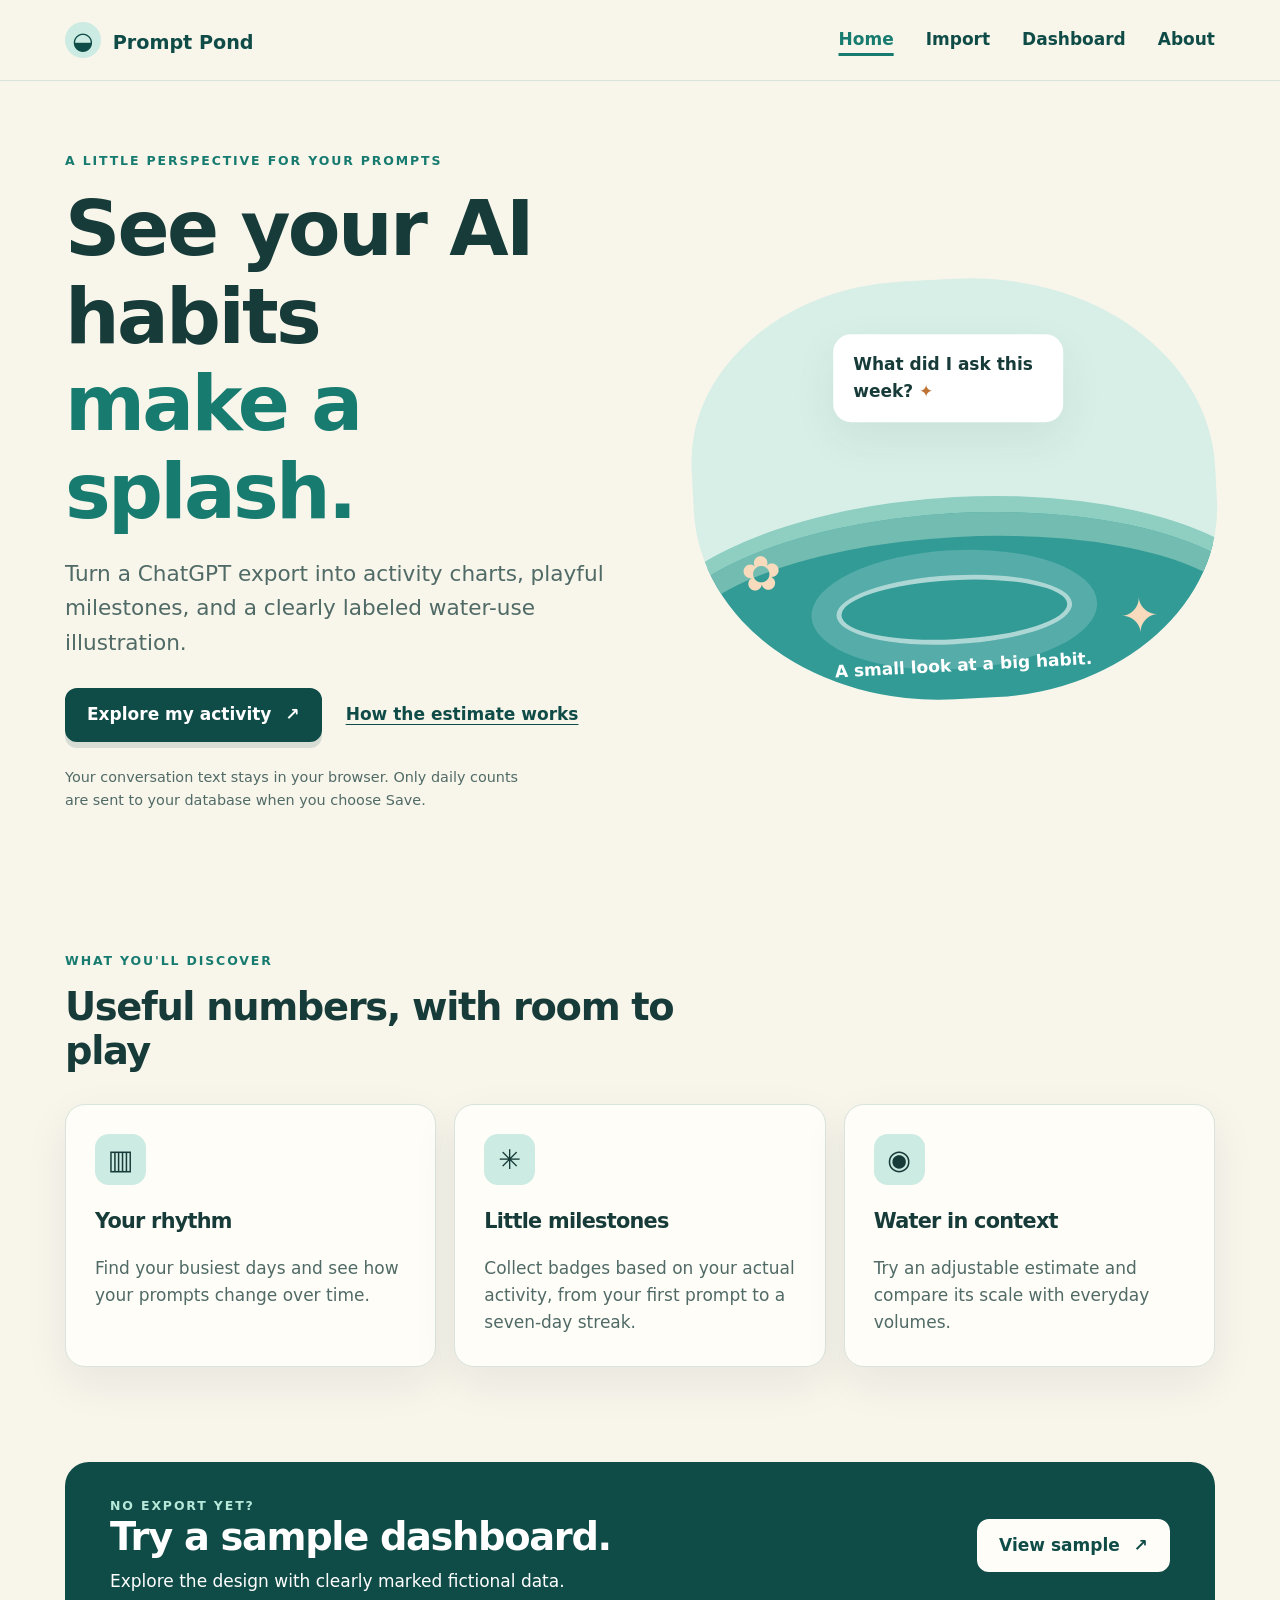
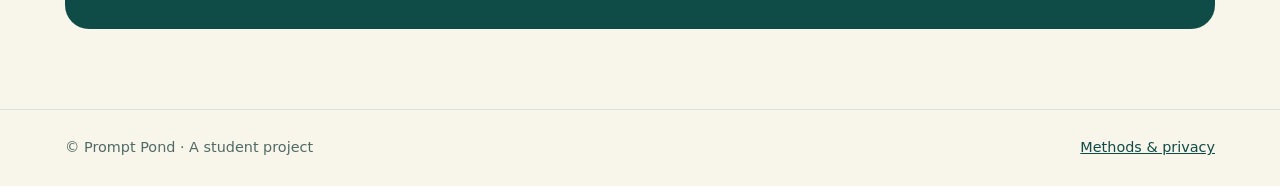
<file: docs/index.html>
<!doctype html>
<html lang="en">
<head>
  <meta charset="utf-8">
  <meta name="viewport" content="width=device-width, initial-scale=1">
  <meta name="description" content="Explore your AI chat activity with playful, transparent statistics.">
  <title>Prompt Pond | Your AI activity, in perspective</title>
  <link rel="stylesheet" href="style.css">
  <script defer src="config.js"></script>
  <script defer src="logic.js"></script><script defer src="app.js"></script>
</head>
<body data-page="home">
  <a class="skip-link" href="#main">Skip to content</a>
  <header class="site-header"><div class="shell nav-wrap"><a class="brand" href="index.html" aria-label="Prompt Pond home"><span class="brand-mark" aria-hidden="true">◒</span> Prompt Pond</a><nav aria-label="Main navigation"><a aria-current="page" href="index.html">Home</a><a href="import.html">Import</a><a href="dashboard.html">Dashboard</a><a href="about.html">About</a></nav></div></header>
  <main id="main">
    <section class="hero shell"><div><p class="eyebrow">A little perspective for your prompts</p><h1>See your AI habits<br><em>make a splash.</em></h1><p class="lead">Turn a ChatGPT export into activity charts, playful milestones, and a clearly labeled water-use illustration.</p><div class="actions"><a class="button" href="import.html">Explore my activity <span aria-hidden="true">↗</span></a><a class="text-link" href="about.html">How the estimate works</a></div><p class="quiet">Your conversation text stays in your browser. Only daily counts are sent to your database when you choose Save.</p></div><div class="hero-art" aria-label="Illustration of a pond with a prompt bubble"><div class="bubble">What did I ask this week? <span aria-hidden="true">✦</span></div><div class="pond"><span class="lily lily-one" aria-hidden="true">✿</span><span class="lily lily-two" aria-hidden="true">✦</span><span class="ripple" aria-hidden="true"></span></div><div class="art-caption">A small look at a big habit.</div></div></section>
    <section class="shell section"><div class="section-heading"><p class="eyebrow">What you'll discover</p><h2>Useful numbers, with room to play</h2></div><div class="feature-grid"><article class="feature-card"><span class="icon" aria-hidden="true">▥</span><h3>Your rhythm</h3><p>Find your busiest days and see how your prompts change over time.</p></article><article class="feature-card"><span class="icon" aria-hidden="true">✳</span><h3>Little milestones</h3><p>Collect badges based on your actual activity, from your first prompt to a seven-day streak.</p></article><article class="feature-card"><span class="icon" aria-hidden="true">◉</span><h3>Water in context</h3><p>Try an adjustable estimate and compare its scale with everyday volumes.</p></article></div></section>
    <section class="shell callout"><div><p class="eyebrow">No export yet?</p><h2>Try a sample dashboard.</h2><p>Explore the design with clearly marked fictional data.</p></div><a class="button button-light" href="dashboard.html?demo=1">View sample <span aria-hidden="true">↗</span></a></section>
  </main>
  <footer class="site-footer"><div class="shell footer-wrap"><span>© Prompt Pond · A student project</span><a href="about.html">Methods & privacy</a></div></footer>
</body>
</html>
</file>
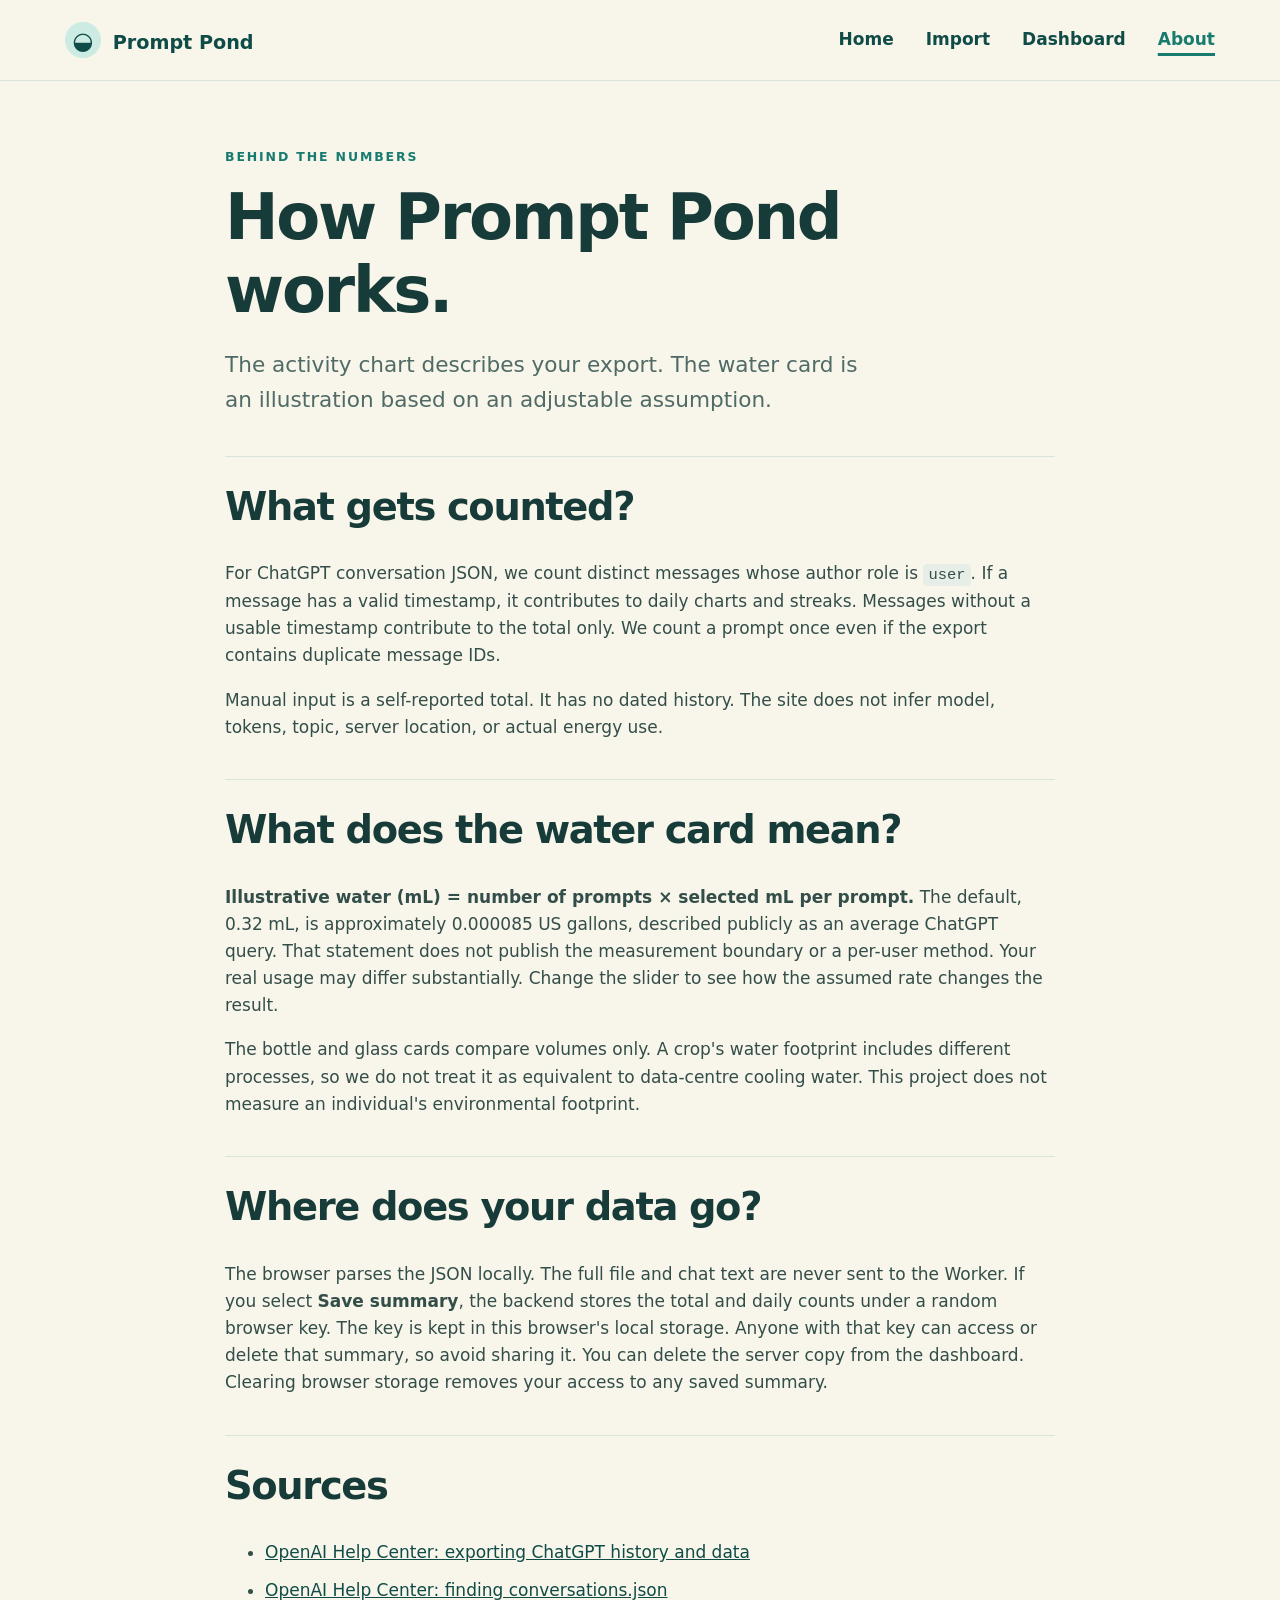
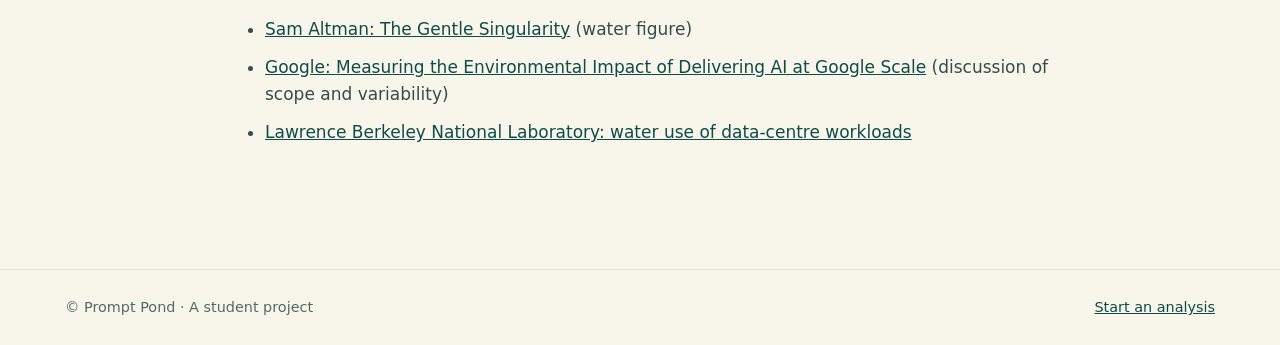
<file: docs/about.html>
<!doctype html>
<html lang="en">
<head><meta charset="utf-8"><meta name="viewport" content="width=device-width, initial-scale=1"><title>Methods and privacy | Prompt Pond</title><link rel="stylesheet" href="style.css"><script defer src="config.js"></script><script defer src="logic.js"></script><script defer src="app.js"></script></head>
<body data-page="about"><a class="skip-link" href="#main">Skip to content</a><header class="site-header"><div class="shell nav-wrap"><a class="brand" href="index.html"><span class="brand-mark" aria-hidden="true">◒</span> Prompt Pond</a><nav aria-label="Main navigation"><a href="index.html">Home</a><a href="import.html">Import</a><a href="dashboard.html">Dashboard</a><a aria-current="page" href="about.html">About</a></nav></div></header>
  <main id="main" class="shell page-main reading"><p class="eyebrow">Behind the numbers</p><h1>How Prompt Pond works.</h1><p class="lead">The activity chart describes your export. The water card is an illustration based on an adjustable assumption.</p>
    <section><h2>What gets counted?</h2><p>For ChatGPT conversation JSON, we count distinct messages whose author role is <code>user</code>. If a message has a valid timestamp, it contributes to daily charts and streaks. Messages without a usable timestamp contribute to the total only. We count a prompt once even if the export contains duplicate message IDs.</p><p>Manual input is a self-reported total. It has no dated history. The site does not infer model, tokens, topic, server location, or actual energy use.</p></section>
    <section><h2>What does the water card mean?</h2><p><strong>Illustrative water (mL) = number of prompts × selected mL per prompt.</strong> The default, 0.32 mL, is approximately 0.000085 US gallons, described publicly as an average ChatGPT query. That statement does not publish the measurement boundary or a per-user method. Your real usage may differ substantially. Change the slider to see how the assumed rate changes the result.</p><p>The bottle and glass cards compare volumes only. A crop's water footprint includes different processes, so we do not treat it as equivalent to data-centre cooling water. This project does not measure an individual's environmental footprint.</p></section>
    <section><h2>Where does your data go?</h2><p>The browser parses the JSON locally. The full file and chat text are never sent to the Worker. If you select <strong>Save summary</strong>, the backend stores the total and daily counts under a random browser key. The key is kept in this browser's local storage. Anyone with that key can access or delete that summary, so avoid sharing it. You can delete the server copy from the dashboard. Clearing browser storage removes your access to any saved summary.</p></section>
    <section><h2>Sources</h2><ul class="source-list"><li><a href="https://help.openai.com/en/articles/7260999-exporting-your-chatgpt-history-and-data">OpenAI Help Center: exporting ChatGPT history and data</a></li><li><a href="https://help.openai.com/en/articles/9106926-transfer-exported-conversations-between-chatgpt-accounts">OpenAI Help Center: finding conversations.json</a></li><li><a href="https://blog.samaltman.com/the-gentle-singularity">Sam Altman: The Gentle Singularity</a> (water figure)</li><li><a href="https://services.google.com/fh/files/misc/measuring_the_environmental_impact_of_delivering_ai_at_google_scale.pdf">Google: Measuring the Environmental Impact of Delivering AI at Google Scale</a> (discussion of scope and variability)</li><li><a href="https://seta.lbl.gov/publications/water-use-data-center-workloads">Lawrence Berkeley National Laboratory: water use of data-centre workloads</a></li></ul></section>
  </main><footer class="site-footer"><div class="shell footer-wrap"><span>© Prompt Pond · A student project</span><a href="import.html">Start an analysis</a></div></footer>
</body></html>
</file>
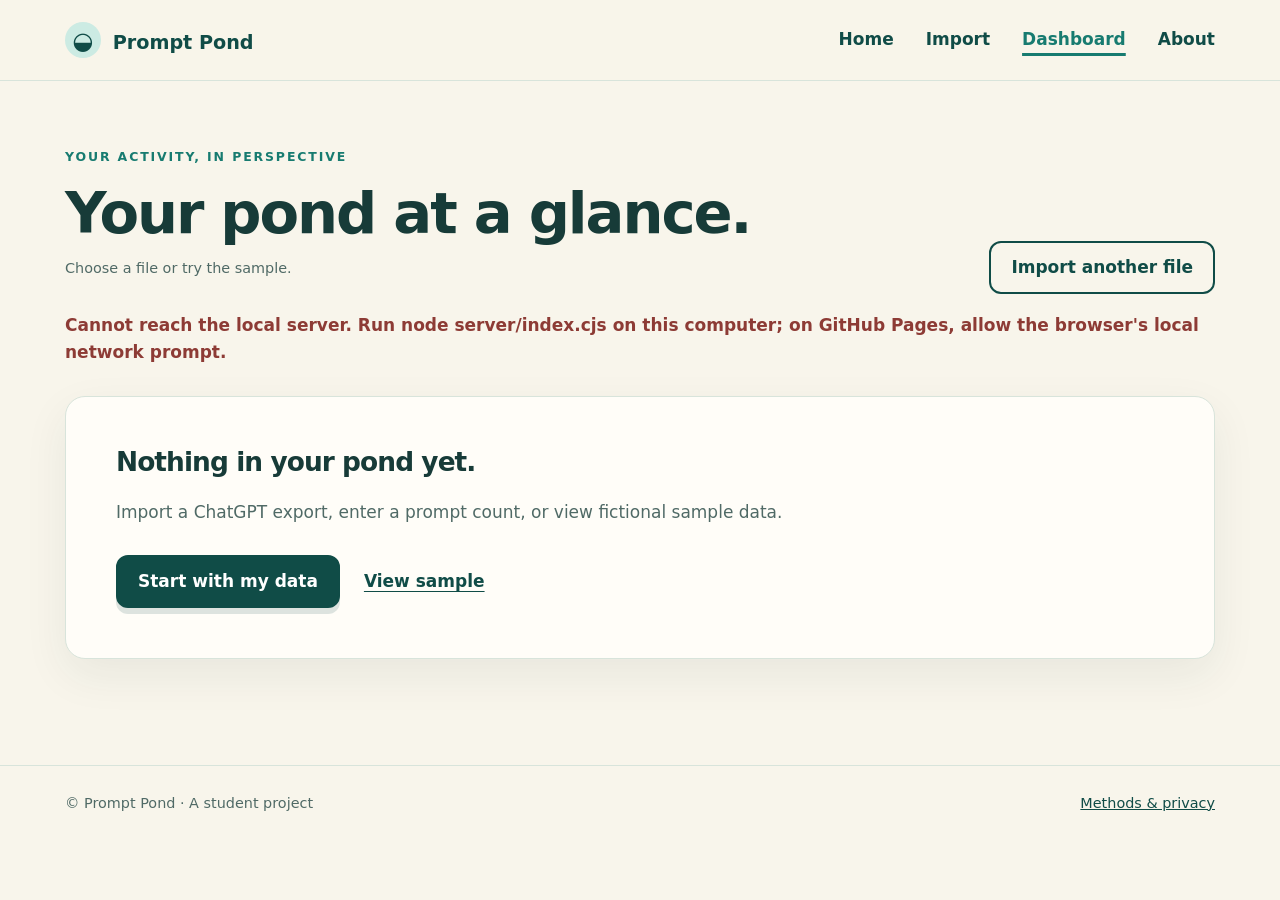
<file: docs/dashboard.html>
<!doctype html>
<html lang="en">
<head><meta charset="utf-8"><meta name="viewport" content="width=device-width, initial-scale=1"><title>Dashboard | Prompt Pond</title><link rel="stylesheet" href="style.css"><script defer src="config.js"></script><script defer src="logic.js"></script><script defer src="app.js"></script></head>
<body data-page="dashboard"><a class="skip-link" href="#main">Skip to content</a><header class="site-header"><div class="shell nav-wrap"><a class="brand" href="index.html"><span class="brand-mark" aria-hidden="true">◒</span> Prompt Pond</a><nav aria-label="Main navigation"><a href="index.html">Home</a><a href="import.html">Import</a><a aria-current="page" href="dashboard.html">Dashboard</a><a href="about.html">About</a></nav></div></header>
  <main id="main" class="shell page-main"><div class="dashboard-top"><div><p class="eyebrow">Your activity, in perspective</p><h1>Your pond at a glance.</h1><p id="data-label" class="quiet">Choose a file or try the sample.</p></div><a class="button button-outline" href="import.html">Import another file</a></div><p id="dashboard-message" class="form-message" role="status" aria-live="polite"></p>
    <div id="empty-state" class="panel empty-state"><h2>Nothing in your pond yet.</h2><p>Import a ChatGPT export, enter a prompt count, or view fictional sample data.</p><div class="actions"><a class="button" href="import.html">Start with my data</a><a class="text-link" href="dashboard.html?demo=1">View sample</a></div></div>
    <div id="dashboard-content" hidden><div class="stats-grid"><article class="stat-card"><p>Total prompts</p><strong id="total-prompts">0</strong><span>user messages counted</span></article><article class="stat-card"><p>Active days</p><strong id="active-days">—</strong><span>days with a prompt</span></article><article class="stat-card"><p>Busiest day</p><strong id="busiest-count">—</strong><span id="busiest-date">prompts in one day</span></article><article class="stat-card accent"><p>Longest streak</p><strong id="longest-streak">—</strong><span>consecutive active days</span></article></div>
      <div class="dashboard-grid"><section class="panel chart-panel" aria-labelledby="chart-heading"><div class="panel-head"><div><p class="eyebrow">Activity</p><h2 id="chart-heading">Prompts over time</h2></div><label class="select-label" for="range-select">Show <select id="range-select"><option value="all">All history</option><option value="30">Latest 30 days in data</option><option value="7">Latest 7 days in data</option></select></label></div><div id="chart" class="chart" role="img" aria-label="Prompt activity chart"></div><p id="chart-summary" class="hint"></p></section>
      <section class="panel water-panel" aria-labelledby="water-heading"><p class="eyebrow">Illustrative estimate</p><h2 id="water-heading">A drop of context</h2><p class="water-value"><strong id="water-amount">0 mL</strong></p><label for="rate-slider">Assumed water per prompt: <output id="rate-label" for="rate-slider">0.32 mL</output></label><input id="rate-slider" type="range" min="0" max="5" step="0.01" value="0.32"><p class="hint">An adjustable illustration, not a measurement of your requests. <a href="about.html">See the method</a>.</p><div class="comparison"><div><span aria-hidden="true">🥛</span><strong id="glass-count">0</strong><small>250 mL glasses</small></div><div><span aria-hidden="true">💧</span><strong id="bottle-count">0</strong><small>500 mL bottles</small></div></div></section></div>
      <section class="panel badges-panel" aria-labelledby="badges-heading"><div class="panel-head"><div><p class="eyebrow">Milestones</p><h2 id="badges-heading">Your badges</h2></div></div><div id="badges" class="badges"></div></section>
      <section class="panel save-panel" aria-labelledby="save-heading"><div><p class="eyebrow">Your summary</p><h2 id="save-heading">Keep it for later?</h2><p>Save only totals and daily counts to the backend. Your chat text stays in this browser.</p></div><div class="save-actions"><button id="save-button" class="button" type="button">Save summary</button><button id="delete-button" class="button button-danger" type="button" hidden>Delete saved summary</button></div></section>
    </div>
  </main><footer class="site-footer"><div class="shell footer-wrap"><span>© Prompt Pond · A student project</span><a href="about.html">Methods & privacy</a></div></footer>
</body></html>
</file>
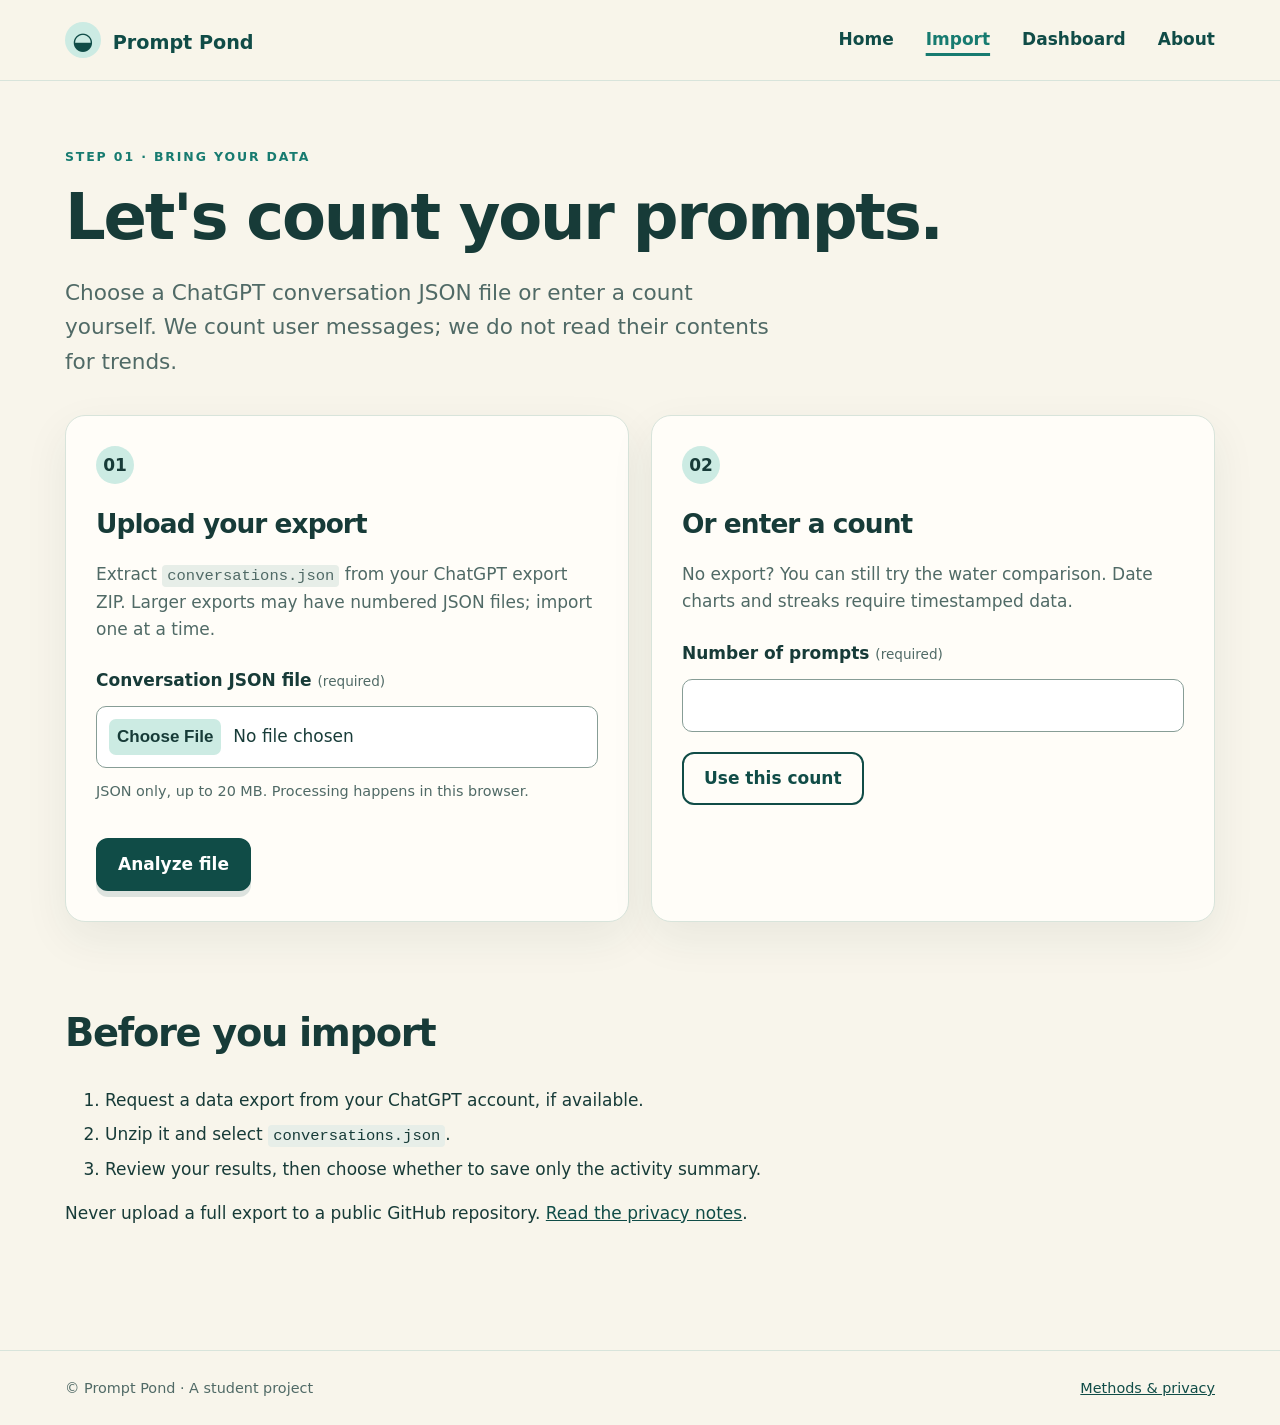
<file: docs/import.html>
<!doctype html>
<html lang="en">
<head><meta charset="utf-8"><meta name="viewport" content="width=device-width, initial-scale=1"><title>Import activity | Prompt Pond</title><link rel="stylesheet" href="style.css"><script defer src="config.js"></script><script defer src="logic.js"></script><script defer src="app.js"></script></head>
<body data-page="import">
  <a class="skip-link" href="#main">Skip to content</a><header class="site-header"><div class="shell nav-wrap"><a class="brand" href="index.html"><span class="brand-mark" aria-hidden="true">◒</span> Prompt Pond</a><nav aria-label="Main navigation"><a href="index.html">Home</a><a aria-current="page" href="import.html">Import</a><a href="dashboard.html">Dashboard</a><a href="about.html">About</a></nav></div></header>
  <main id="main" class="shell page-main"><p class="eyebrow">Step 01 · Bring your data</p><h1>Let's count your prompts.</h1><p class="lead narrow">Choose a ChatGPT conversation JSON file or enter a count yourself. We count user messages; we do not read their contents for trends.</p>
    <div class="two-column"><section class="panel" aria-labelledby="upload-heading"><span class="step" aria-hidden="true">01</span><h2 id="upload-heading">Upload your export</h2><p>Extract <code>conversations.json</code> from your ChatGPT export ZIP. Larger exports may have numbered JSON files; import one at a time.</p><form id="upload-form"><label for="chat-file">Conversation JSON file <span class="required">(required)</span></label><input id="chat-file" name="chat-file" type="file" accept=".json,application/json" required aria-describedby="file-help"><p id="file-help" class="hint">JSON only, up to 20 MB. Processing happens in this browser.</p><button class="button" type="submit">Analyze file</button></form></section>
    <section class="panel" aria-labelledby="manual-heading"><span class="step" aria-hidden="true">02</span><h2 id="manual-heading">Or enter a count</h2><p>No export? You can still try the water comparison. Date charts and streaks require timestamped data.</p><form id="manual-form"><label for="prompt-count">Number of prompts <span class="required">(required)</span></label><input id="prompt-count" name="prompt-count" type="number" min="1" max="10000000" step="1" required inputmode="numeric"><button class="button button-outline" type="submit">Use this count</button></form></section></div>
    <p class="form-message" id="import-message" role="status" aria-live="polite"></p>
    <section class="help-block" aria-labelledby="privacy-heading"><h2 id="privacy-heading">Before you import</h2><ol><li>Request a data export from your ChatGPT account, if available.</li><li>Unzip it and select <code>conversations.json</code>.</li><li>Review your results, then choose whether to save only the activity summary.</li></ol><p>Never upload a full export to a public GitHub repository. <a href="about.html">Read the privacy notes</a>.</p></section>
  </main><footer class="site-footer"><div class="shell footer-wrap"><span>© Prompt Pond · A student project</span><a href="about.html">Methods & privacy</a></div></footer>
</body></html>
</file>
<file: docs/style.css>
:root{--ink:#173b38;--muted:#506a66;--cream:#f8f5eb;--white:#fffdf8;--teal:#177b70;--deep:#104c47;--aqua:#ccebe3;--peach:#f7d6b4;--border:#d8e4db;--danger:#8d3b35;--shadow:0 16px 45px rgba(23,59,56,.07)}
*{box-sizing:border-box}html{scroll-behavior:smooth}body{margin:0;background:var(--cream);color:var(--ink);font:17px/1.6 system-ui,-apple-system,BlinkMacSystemFont,"Segoe UI",sans-serif}h1,h2,h3,p{margin-top:0}h1,h2,h3{line-height:1.14;letter-spacing:-.035em}h1{font-size:clamp(2.75rem,6vw,5.5rem);margin-bottom:1.35rem}h2{font-size:clamp(1.7rem,3vw,2.5rem)}h3{font-size:1.3rem}a{color:var(--deep)}a:hover{text-decoration-thickness:2px}button,input,select{font:inherit}button{cursor:pointer}button:disabled{opacity:.55;cursor:not-allowed}input,select{max-width:100%}:focus-visible{outline:3px solid #c46827;outline-offset:3px}.shell{width:min(1150px,calc(100% - 40px));margin-inline:auto}.skip-link{position:absolute;top:-60px;left:10px;background:var(--ink);color:#fff;padding:8px 14px;z-index:20}.skip-link:focus{top:10px}.site-header{border-bottom:1px solid var(--border);background:rgba(248,245,235,.96)}.nav-wrap,.footer-wrap{display:flex;justify-content:space-between;align-items:center;gap:20px}.nav-wrap{min-height:80px}.brand{font-weight:850;font-size:1.2rem;text-decoration:none;white-space:nowrap}.brand-mark{display:inline-grid;place-items:center;background:var(--aqua);width:36px;height:36px;border-radius:50%;margin-right:5px;font-size:1.5rem}.site-header nav{display:flex;flex-wrap:wrap;gap:clamp(12px,3vw,32px)}.site-header nav a{text-decoration:none;font-weight:650}.site-header nav a[aria-current]{color:var(--teal);text-decoration:underline;text-decoration-thickness:3px;text-underline-offset:8px}.site-header nav a:hover{text-decoration:underline}.hero{display:grid;grid-template-columns:1.05fr .95fr;align-items:center;gap:50px;min-height:610px;padding-block:70px}.hero em{font-style:normal;color:var(--teal)}.eyebrow{text-transform:uppercase;letter-spacing:.15em;color:var(--teal);font-size:.78rem;font-weight:800;margin-bottom:14px}.lead{font-size:clamp(1.08rem,2vw,1.35rem);color:var(--muted);max-width:650px}.narrow{max-width:710px}.quiet,.hint{font-size:.9rem;color:var(--muted)}.hero .quiet{max-width:470px;margin-top:24px}.actions{display:flex;align-items:center;flex-wrap:wrap;gap:24px;margin-top:28px}.button{display:inline-flex;align-items:center;justify-content:center;gap:14px;background:var(--deep);color:#fff;border:2px solid var(--deep);padding:11px 20px;min-height:48px;border-radius:12px;text-decoration:none;font-weight:750;box-shadow:0 6px 0 rgba(16,76,71,.14)}.button:hover{background:var(--teal);border-color:var(--teal)}.button-outline{color:var(--deep);background:transparent;box-shadow:none}.button-outline:hover{color:#fff}.button-light{background:var(--white);border-color:var(--white);color:var(--deep)}.button-light:hover{background:var(--aqua);border-color:var(--aqua);color:var(--deep)}.button-danger{background:transparent;color:var(--danger);border-color:#bd7770;box-shadow:none}.button-danger:hover{background:var(--danger);border-color:var(--danger);color:#fff}.text-link{font-weight:750;text-underline-offset:4px}.hero-art{height:420px;position:relative;display:grid;place-items:center;background:#d8efe7;border-radius:42% 48% 44% 48%;overflow:hidden;transform:rotate(-3deg)}.bubble{position:absolute;top:55px;left:50%;transform:translateX(-50%) rotate(3deg);width:230px;border-radius:18px;background:#fff;padding:17px 20px;box-shadow:var(--shadow);font-weight:750;z-index:2}.bubble span{color:#be7334}.pond{position:absolute;bottom:-78px;width:125%;height:280px;border-radius:50%;background:#329b96;border:16px solid #8fcfc2;box-shadow:inset 0 0 0 24px #72bcb1}.ripple{position:absolute;left:30%;top:25%;width:38%;height:28%;border:5px solid rgba(255,255,255,.6);border-radius:50%;box-shadow:0 0 0 25px rgba(255,255,255,.17)}.lily{position:absolute;color:#f8dbbc;font-size:3rem;z-index:1}.lily-one{left:15%;top:5%}.lily-two{right:18%;top:30%}.art-caption{position:absolute;bottom:20px;color:#fff;font-weight:750;z-index:2}.section{padding-block:55px 95px}.section-heading{max-width:660px;margin-bottom:30px}.feature-grid,.stats-grid{display:grid;grid-template-columns:repeat(3,1fr);gap:18px}.feature-card,.panel,.stat-card{background:var(--white);border:1px solid var(--border);border-radius:20px;box-shadow:var(--shadow)}.feature-card{padding:29px}.feature-card p{color:var(--muted);margin:0}.icon{display:grid;place-items:center;width:51px;height:51px;background:var(--aqua);border-radius:14px;font-size:1.7rem;margin-bottom:25px}.callout{background:var(--deep);color:#fff;border-radius:24px;padding:34px 45px;display:flex;align-items:center;justify-content:space-between;gap:25px;margin-bottom:80px}.callout p{margin-bottom:0}.callout .eyebrow{color:#b7e9db}.callout h2{margin-bottom:9px}.site-footer{border-top:1px solid var(--border);padding-block:26px;margin-top:40px}.footer-wrap{font-size:.9rem;color:var(--muted)}.page-main{padding-block:66px;min-height:70vh}.page-main>h1{font-size:clamp(2.5rem,5vw,4.3rem)}.two-column{display:grid;grid-template-columns:1fr 1fr;gap:22px;margin-top:36px}.panel{padding:30px}.panel p{color:var(--muted)}.panel h2{font-size:1.65rem}.step{display:inline-grid;place-items:center;border-radius:50%;background:var(--aqua);font-weight:800;width:38px;height:38px;margin-bottom:25px}form{display:grid;gap:12px;margin-top:24px}label{font-weight:700}input[type=file],input[type=number],select{border:1px solid #879d96;background:#fff;border-radius:10px;padding:12px;color:var(--ink)}input[type=file]{width:100%}input[type=file]::file-selector-button{border:0;border-radius:7px;background:var(--aqua);color:var(--ink);padding:8px;margin-right:12px;font-weight:700;cursor:pointer}input[type=number]{width:100%}.required{font-weight:400;font-size:.85rem;color:var(--muted)}form .button{justify-self:start;margin-top:8px}.form-message{min-height:1.7em;font-weight:650;margin:18px 0}.form-message.error{color:var(--danger)}.help-block{max-width:750px;margin-top:42px}.help-block li{margin-bottom:7px}.reading{max-width:830px}.reading section{border-top:1px solid var(--border);padding-top:28px;margin-top:38px}.reading section p,.reading li{color:#334e49}.reading code,.help-block code,.panel code{font-size:.91em;background:#e7eee8;padding:2px 5px;border-radius:4px}.source-list li{overflow-wrap:anywhere;margin-bottom:11px}.dashboard-top,.panel-head{display:flex;align-items:end;justify-content:space-between;gap:20px}.dashboard-top{margin-bottom:18px}.dashboard-top h1{font-size:clamp(2.3rem,4.5vw,4rem);margin-bottom:10px}.empty-state{margin-top:30px;padding:50px}.stats-grid{grid-template-columns:repeat(4,1fr);margin-top:25px}.stat-card{padding:22px}.stat-card p{color:var(--muted);font-size:.9rem;font-weight:650;margin-bottom:13px}.stat-card strong{display:block;font-size:clamp(2rem,3.4vw,3rem);line-height:1.1;letter-spacing:-.05em}.stat-card span{color:var(--muted);font-size:.83rem}.stat-card.accent{background:var(--aqua)}.dashboard-grid{display:grid;grid-template-columns:1.45fr 1fr;gap:18px;margin-top:18px}.panel-head h2{margin-bottom:0}.select-label{white-space:nowrap;font-size:.86rem}.select-label select{padding:7px 8px;margin-left:5px;font-size:.86rem}.chart{min-height:265px;margin-top:25px}.chart svg{width:100%;height:auto;display:block}.chart .bar{fill:#65b9aa}.chart .bar:hover{fill:var(--teal)}.chart .grid{stroke:#d6e6df;stroke-width:1}.chart text{font:11px system-ui,sans-serif;fill:#506a66}.chart .bar:focus{fill:var(--deep);outline:none}.water-value{margin:10px 0 22px!important}.water-value strong{font-size:clamp(2rem,4vw,3.5rem);letter-spacing:-.05em;color:var(--teal)}input[type=range]{width:100%;accent-color:var(--teal);margin:17px 0 7px}.comparison{display:grid;grid-template-columns:1fr 1fr;gap:10px;margin-top:25px}.comparison>div{background:#e8f3ed;border-radius:13px;padding:13px}.comparison span,.comparison strong,.comparison small{display:block}.comparison span{font-size:1.4rem}.comparison strong{font-size:1.2rem}.comparison small{color:var(--muted);line-height:1.3}.badges-panel,.save-panel{margin-top:18px}.badges{display:grid;grid-template-columns:repeat(3,1fr);gap:13px;margin-top:20px}.badge{border:1px solid var(--border);border-radius:13px;background:#f4faf6;padding:17px}.badge span{font-size:1.7rem}.badge strong{display:block}.badge small{color:var(--muted)}.badge.locked{opacity:.58;background:#f4f3ed}.save-panel{display:flex;align-items:center;justify-content:space-between;gap:20px}.save-panel p{margin-bottom:0}.save-actions{display:flex;gap:10px;flex-wrap:wrap;justify-content:flex-end}.save-actions .button{white-space:nowrap}
@media(max-width:850px){.hero,.dashboard-grid,.two-column{grid-template-columns:1fr}.hero{padding-block:45px}.hero-art{height:330px}.feature-grid{grid-template-columns:1fr 1fr}.stats-grid{grid-template-columns:1fr 1fr}.badges{grid-template-columns:1fr 1fr}}
@media(max-width:600px){.shell{width:min(100% - 28px,1150px)}.nav-wrap{align-items:flex-start;flex-direction:column;padding-block:15px;gap:12px}.site-header nav{gap:16px;font-size:.9rem}.hero{gap:25px}.hero-art{height:290px}.feature-grid,.badges{grid-template-columns:1fr}.callout,.dashboard-top,.save-panel{align-items:flex-start;flex-direction:column}.callout{padding:27px}.panel{padding:22px}.stats-grid{gap:10px}.stat-card{padding:16px}.panel-head{align-items:flex-start;flex-direction:column}.comparison{gap:7px}.footer-wrap{align-items:flex-start;flex-direction:column}.save-actions{justify-content:flex-start}}
@media(prefers-reduced-motion:reduce){html{scroll-behavior:auto}}
</file>
